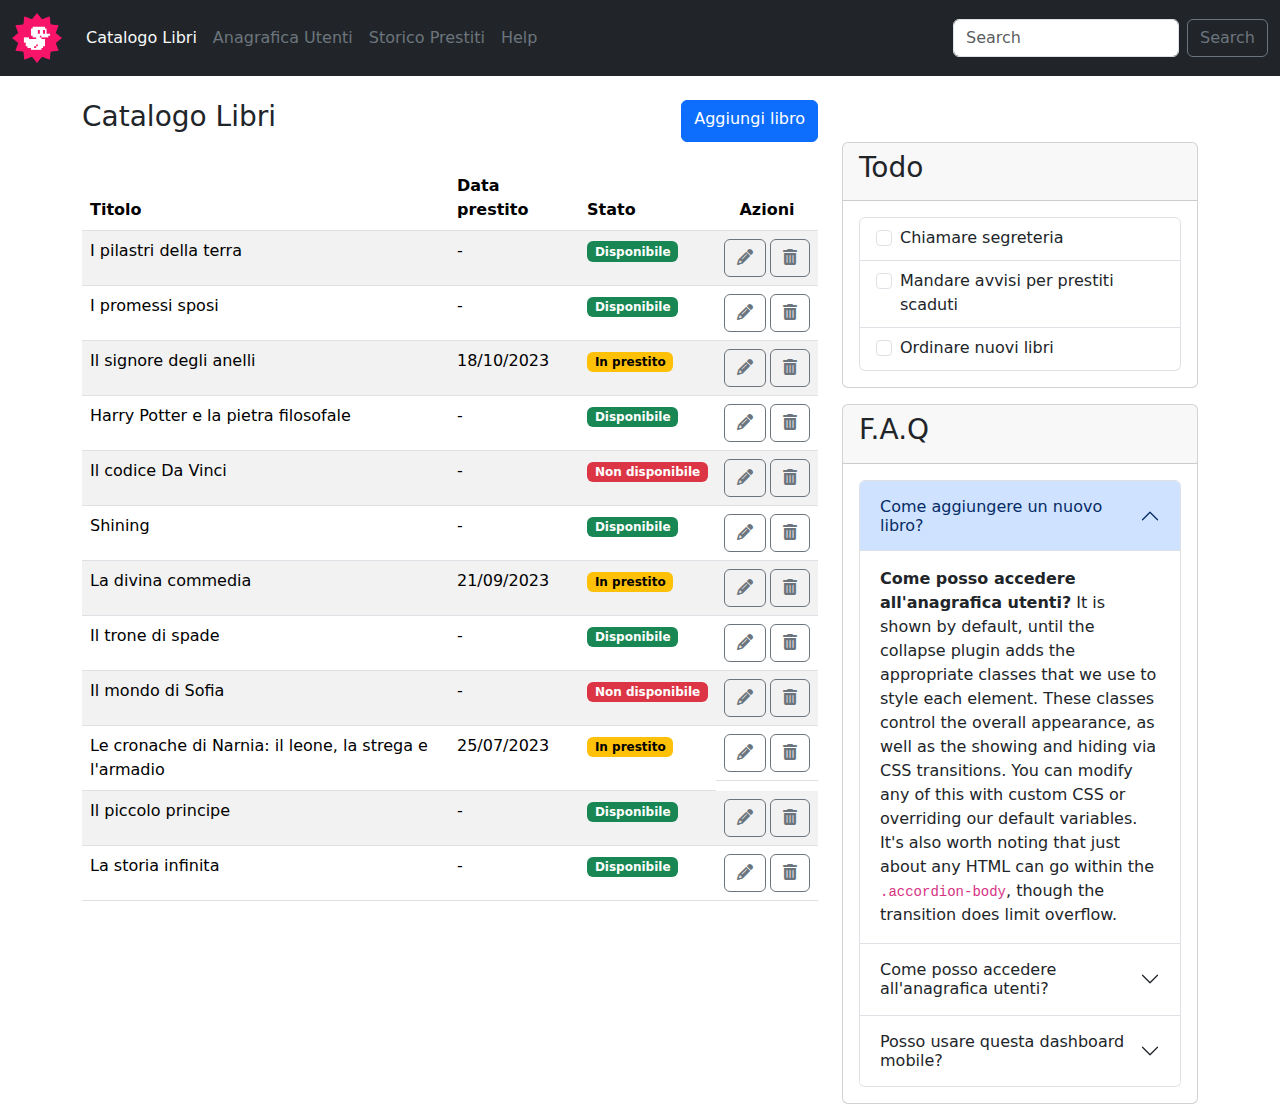
<file: index.html>
<!doctype html>
<html lang="en">
  <head>
    <meta charset="utf-8">
    <meta name="viewport" content="width=device-width, initial-scale=1">
    <title>Dashboard Bootstrap</title>
       <!---Bootstrap-->
    <link href="https://cdn.jsdelivr.net/npm/bootstrap@5.3.3/dist/css/bootstrap.min.css" rel="stylesheet" integrity="sha384-QWTKZyjpPEjISv5WaRU9OFeRpok6YctnYmDr5pNlyT2bRjXh0JMhjY6hW+ALEwIH" crossorigin="anonymous">
       <!---/Bootstrap-->

       <!---Css-->
    <link rel="stylesheet" href="./css/style.css">
       <!---/Css-->

       <!---Font awesome-->
    <link rel="stylesheet" href="https://cdnjs.cloudflare.com/ajax/libs/font-awesome/6.7.1/css/all.min.css">
       <!---/Font awesome-->
 </head>
  <body>
     <header>
          <nav class="navbar navbar-expand-lg bg-dark">
            <div class="container-fluid">
              <a class="navbar-brand" href="#"><img class="ms" src="./img/duck.png" alt="logo"></a>
              <button class="navbar-toggler" type="button" data-bs-toggle="collapse" data-bs-target="#navbarSupportedContent" aria-controls="navbarSupportedContent" aria-expanded="false" aria-label="Toggle navigation">
                <span><i class="fa-solid fa-bars" style="color: #ffffff;"></i></span>
              </button>
              <div class="collapse navbar-collapse" id="navbarSupportedContent">
                <ul class="navbar-nav me-auto mb-2 mb-lg-0">
                  <li class="nav-item">
                    <a class="nav-link activem link-light" aria-current="page" href="#">Catalogo Libri</a>
                  </li>
                  <li class="nav-item ">
                    <a class="nav-link link-secondary" href="#">Anagrafica Utenti</a>
                  </li>
                  <li class="nav-item ">
                    <a class="nav-link link-secondary" href="#">Storico Prestiti</a>
                  </li>
                  <li class="nav-item ">
                    <a class="nav-link link-secondary">Help</a>
                  </li>
                </ul>
                <form class="d-flex" role="search">
                  <input class="form-control me-2" type="search" placeholder="Search" aria-label="Search">
                  <button class="btn btn-outline-secondary" type="submit">Search</button>
                </form>
              </div>
            </div>
          </nav>
     </header>

     <main>

      
        <div class="container ">
          
          <div class="row  d-flex">
            
             <div class=" col-12 col-lg-8 d-flex justify-content-between  mt-4">
               <h3>Catalogo Libri</h3>
               <a href="./newBook.html" class="btn btn-primary" tabindex="-1" role="button">Aggiungi libro</a>
             </div>
            <div class="col-12 col-lg-8 mt-4">
              <table class="table table-striped table-hover">
                <thead>
                   <th>Titolo</th>
                   <th class="d-none d-md-table-cell">Data prestito</th>
                   <th>Stato</th>
                   <th class="text-center">Azioni</th>
                </thead>
                <tbody>
                  <tr>
                    <td>I pilastri della terra</td>
                    <td class="d-none d-md-table-cell">-</td>
                    <td><span class="badge text-bg-success">Disponibile</span></td>
                     <td class="d-flex align-items-center justify-content-center gap-1">
                        <button type="button" class="btn btn-outline-secondary"><i class="fa-solid fa-pencil"></i></button>
                        <button type="button" class="btn btn-outline-secondary"><i class="fa-solid fa-trash-can"></i></button>
                    </td>

                  </tr>
                  <tr>
                    <td>I promessi sposi</td>
                    <td class="d-none d-md-table-cell">-</td>
                    <td><span class="badge text-bg-success">Disponibile</span></td>
                     <td class="d-flex align-items-center justify-content-center gap-1">
                      <button type="button" class="btn btn-outline-secondary"><i class="fa-solid fa-pencil"></i></button>
                      <button type="button" class="btn btn-outline-secondary"><i class="fa-solid fa-trash-can"></i></button>
                    </td>

                  </tr>
                  <tr>
                    <td>Il signore degli anelli</td>
                    <td class="d-none d-md-table-cell">18/10/2023</td>
                    <td><span class="badge text-bg-warning">In prestito</span></td>
                     <td class="d-flex align-items-center justify-content-center gap-1">
                      <button type="button" class="btn btn-outline-secondary"><i class="fa-solid fa-pencil"></i></button>
                      <button type="button" class="btn btn-outline-secondary"><i class="fa-solid fa-trash-can"></i></button>
                    </td>

                  </tr>
                  <tr>
                    <td>Harry Potter e la pietra filosofale</td>
                    <td class="d-none d-md-table-cell">-</td>
                    <td><span class="badge text-bg-success">Disponibile</span></td>
                     <td class="d-flex align-items-center justify-content-center gap-1">
                      <button type="button" class="btn btn-outline-secondary"><i class="fa-solid fa-pencil"></i></button>
                      <button type="button" class="btn btn-outline-secondary"><i class="fa-solid fa-trash-can"></i></button>
                    </td>

                  </tr>
                  <tr>
                    <td>Il codice Da Vinci</td>
                    <td class="d-none d-md-table-cell">-</td>
                    <td><span class="badge text-bg-danger">Non disponibile</span></td>
                     <td class="d-flex align-items-center justify-content-center gap-1">
                      <button type="button" class="btn btn-outline-secondary"><i class="fa-solid fa-pencil"></i></button>
                      <button type="button" class="btn btn-outline-secondary"><i class="fa-solid fa-trash-can"></i></button>
                    </td>

                  </tr>
                  <tr>
                    <td>Shining</td>
                    <td class="d-none d-md-table-cell">-</td>
                    <td><span class="badge text-bg-success">Disponibile</span></td>
                     <td class="d-flex align-items-center justify-content-center gap-1">
                      <button type="button" class="btn btn-outline-secondary"><i class="fa-solid fa-pencil"></i></button>
                      <button type="button" class="btn btn-outline-secondary"><i class="fa-solid fa-trash-can"></i></button>
                    </td>

                  </tr>
                  <tr>
                    <td>La divina commedia</td>
                    <td class="d-none d-md-table-cell">21/09/2023</td>
                    <td><span class="badge text-bg-warning">In prestito</span></td>

                     <td class="d-flex align-items-center justify-content-center gap-1">
                      <button type="button" class="btn btn-outline-secondary"><i class="fa-solid fa-pencil"></i></button>
                      <button type="button" class="btn btn-outline-secondary"><i class="fa-solid fa-trash-can"></i></button>
                    </td>

                  </tr>
                  <tr>
                    <td>Il trone di spade</td>
                    <td class="d-none d-md-table-cell">-</td>
                    <td><span class="badge text-bg-success">Disponibile</span></td>
                     <td class="d-flex align-items-center justify-content-center gap-1">
                      <button type="button" class="btn btn-outline-secondary"><i class="fa-solid fa-pencil"></i></button>
                      <button type="button" class="btn btn-outline-secondary"><i class="fa-solid fa-trash-can"></i></button>
                    </td>

                  </tr>
                  <tr>
                    <td>Il mondo di Sofia</td>
                    <td class="d-none d-md-table-cell">-</td>
                    <td><span class="badge text-bg-danger">Non disponibile</span></td>
                     <td class="d-flex align-items-center justify-content-center gap-1">
                      <button type="button" class="btn btn-outline-secondary"><i class="fa-solid fa-pencil"></i></button>
                      <button type="button" class="btn btn-outline-secondary"><i class="fa-solid fa-trash-can"></i></button>
                    </td>

                  </tr>
                  <tr>
                    <td>Le cronache di Narnia: il leone, la strega e l'armadio</td>
                    <td class="d-none d-md-table-cell">25/07/2023</td>
                    <td><span class="badge text-bg-warning">In prestito</span></td>
                     <td class="d-flex align-items-center justify-content-center gap-1">
                      <button type="button" class="btn btn-outline-secondary"><i class="fa-solid fa-pencil"></i></button>
                      <button type="button" class="btn btn-outline-secondary"><i class="fa-solid fa-trash-can"></i></button>
                    </td>

                  </tr>
                  <tr>
                    <td>Il piccolo principe</td>
                    <td class="d-none d-md-table-cell">-</td>
                    <td><span class="badge text-bg-success">Disponibile</span></td>
                     <td class="d-flex align-items-center justify-content-center gap-1">
                      <button type="button" class="btn btn-outline-secondary"><i class="fa-solid fa-pencil"></i></button>
                      <button type="button" class="btn btn-outline-secondary"><i class="fa-solid fa-trash-can"></i></button>
                    </td>

                  </tr>
                  <tr>
                    <td>La storia infinita</td>
                    <td class="d-none d-md-table-cell">-</td>
                    <td><span class="badge text-bg-success">Disponibile</span></td>
                     <td class="d-flex align-items-center justify-content-center gap-1">
                      <button type="button" class="btn btn-outline-secondary"><i class="fa-solid fa-pencil"></i></button>
                      <button type="button" class="btn btn-outline-secondary"><i class="fa-solid fa-trash-can"></i></button>
                    </td>

                  </tr>
                  
                </tbody>
              </table>
            </div>
            <div class="col-12 col-lg-4 ">
              <div class="card">
                <div class="card-header">
                  <h3>Todo</h3>
                </div>
                <div class="card-body ">
                  <ul class="list-group">
                    <li class="list-group-item">
                      <div class="form-check">
                        <input class="form-check-input" type="checkbox" value="" id="flexCheckDefault">
                        <label class="form-check-label" for="flexCheckDefault">
                          Chiamare segreteria
                        </label>
                    </li>
                    <li class="list-group-item">
                      <div class="form-check">
                        <input class="form-check-input" type="checkbox" value="" id="flexCheckDefault">
                        <label class="form-check-label" for="flexCheckDefault">
                          Mandare avvisi per prestiti scaduti
                        </label>
                    </li>
                    <li class="list-group-item">
                      <div class="form-check">
                        <input class="form-check-input" type="checkbox" value="" id="flexCheckDefault">
                        <label class="form-check-label" for="flexCheckDefault">
                          Ordinare nuovi libri
                        </label>
                    </li>
                  </ul>
                </div>
              </div>
              <div class="card mt-3">
                <div class="card-header">
                  <h3>F.A.Q</h3>
                </div>
                <div class="card-body">
                   <div class="accordion" id="accordionExample">
                  <div class="accordion-item">
                    <h2 class="accordion-header">
                      <button class="accordion-button" type="button" data-bs-toggle="collapse" data-bs-target="#collapseOne" aria-expanded="true" aria-controls="collapseOne">
                        Come aggiungere un nuovo libro?
                      </button>
                    </h2>
                    <div id="collapseOne" class="accordion-collapse collapse show" data-bs-parent="#accordionExample">
                      <div class="accordion-body">
                        <strong>Come posso accedere all'anagrafica utenti?</strong> It is shown by default, until the collapse plugin adds the appropriate classes that we use to style each element. These classes control the overall appearance, as well as the showing and hiding via CSS transitions. You can modify any of this with custom CSS or overriding our default variables. It's also worth noting that just about any HTML can go within the <code>.accordion-body</code>, though the transition does limit overflow.
                      </div>
                    </div>
                  </div>
                  <div class="accordion-item">
                    <h2 class="accordion-header">
                      <button class="accordion-button collapsed" type="button" data-bs-toggle="collapse" data-bs-target="#collapseTwo" aria-expanded="false" aria-controls="collapseTwo">
                        Come posso accedere all'anagrafica utenti?
                      </button>
                    </h2>
                    <div id="collapseTwo" class="accordion-collapse collapse" data-bs-parent="#accordionExample">
                      <div class="accordion-body">
                        <strong>This is the second item's accordion body.</strong> It is hidden by default, until the collapse plugin adds the appropriate classes that we use to style each element. These classes control the overall appearance, as well as the showing and hiding via CSS transitions. You can modify any of this with custom CSS or overriding our default variables. It's also worth noting that just about any HTML can go within the <code>.accordion-body</code>, though the transition does limit overflow.
                      </div>
                    </div>
                  </div>
                  <div class="accordion-item">
                    <h2 class="accordion-header">
                      <button class="accordion-button collapsed" type="button" data-bs-toggle="collapse" data-bs-target="#collapseThree" aria-expanded="false" aria-controls="collapseThree">
                        Posso usare questa dashboard mobile?
                      </button>
                    </h2>
                    <div id="collapseThree" class="accordion-collapse collapse" data-bs-parent="#accordionExample">
                      <div class="accordion-body">
                        <strong>This is the third item's accordion body.</strong> It is hidden by default, until the collapse plugin adds the appropriate classes that we use to style each element. These classes control the overall appearance, as well as the showing and hiding via CSS transitions. You can modify any of this with custom CSS or overriding our default variables. It's also worth noting that just about any HTML can go within the <code>.accordion-body</code>, though the transition does limit overflow.
                      </div>
                    </div>
                  </div>
                </div>
                </div>
              </div>
                </div> 
            
          </div>
        </div>
     </main>
    <script src="https://cdn.jsdelivr.net/npm/bootstrap@5.3.3/dist/js/bootstrap.bundle.min.js" integrity="sha384-YvpcrYf0tY3lHB60NNkmXc5s9fDVZLESaAA55NDzOxhy9GkcIdslK1eN7N6jIeHz" crossorigin="anonymous"></script>
  </body>
</html>
</file>
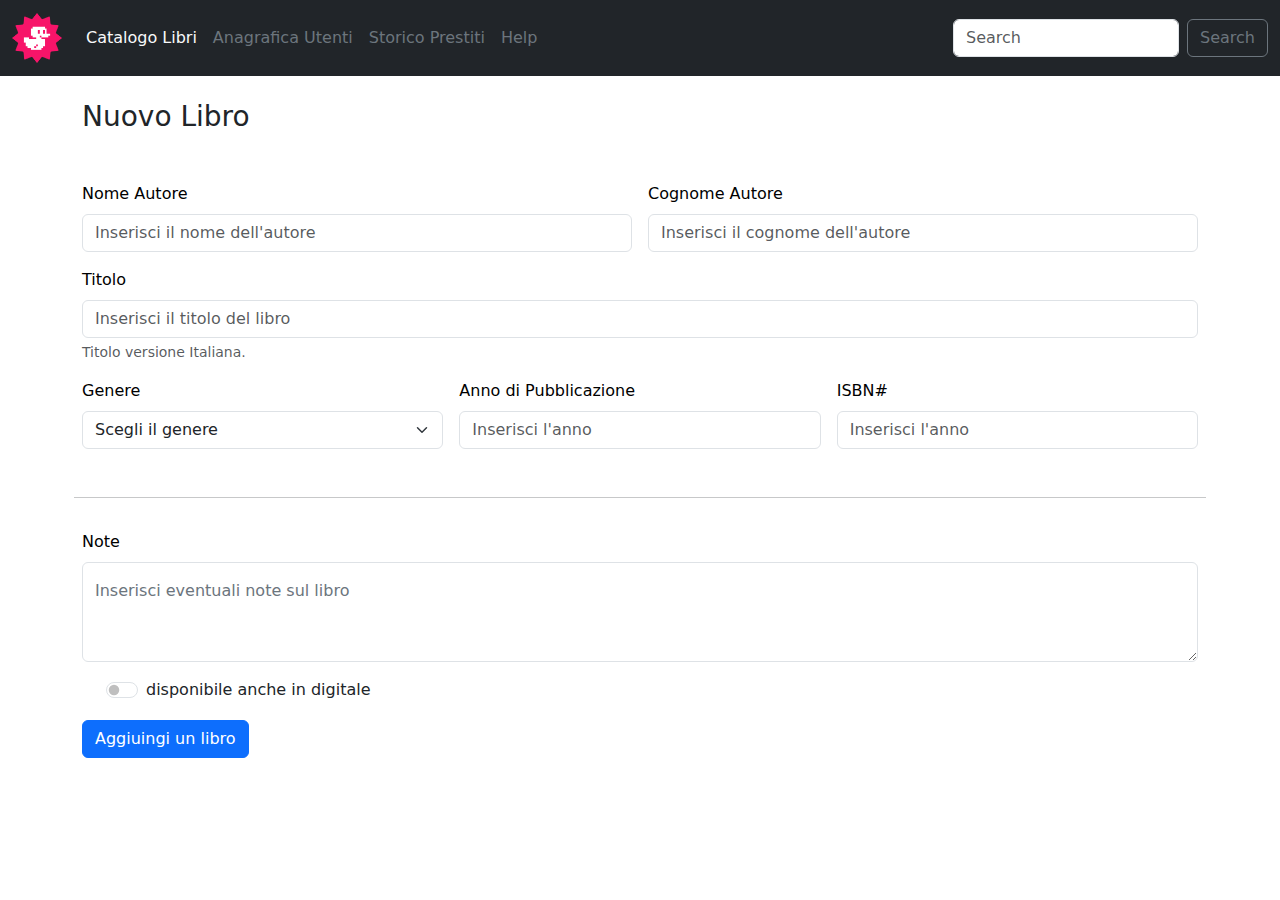
<file: newBook.html>
<!doctype html>
<html lang="en">
  <head>
    <meta charset="utf-8">
    <meta name="viewport" content="width=device-width, initial-scale=1">
    <title>Add new book</title>
       <!---Bootstrap-->
    <link href="https://cdn.jsdelivr.net/npm/bootstrap@5.3.3/dist/css/bootstrap.min.css" rel="stylesheet" integrity="sha384-QWTKZyjpPEjISv5WaRU9OFeRpok6YctnYmDr5pNlyT2bRjXh0JMhjY6hW+ALEwIH" crossorigin="anonymous">
       <!---/Bootstrap-->

       <!---Css-->
    <link rel="stylesheet" href="./css/style.css">
       <!---/Css-->

       <!---Font awesome-->
    <link rel="stylesheet" href="https://cdnjs.cloudflare.com/ajax/libs/font-awesome/6.7.1/css/all.min.css">
       <!---/Font awesome-->
 </head>
  <body>
     <header>
          <nav class="navbar navbar-expand-lg bg-dark">
            <div class="container-fluid">
              <a class="navbar-brand" href="#"><img class="ms" src="./img/duck.png" alt="logo"></a>
              <button class="navbar-toggler" type="button" data-bs-toggle="collapse" data-bs-target="#navbarSupportedContent" aria-controls="navbarSupportedContent" aria-expanded="false" aria-label="Toggle navigation">
                <span><i class="fa-solid fa-bars" style="color: #ffffff;"></i></span>
              </button>
              <div class="collapse navbar-collapse" id="navbarSupportedContent">
                <ul class="navbar-nav me-auto mb-2 mb-lg-0">
                  <li class="nav-item">
                    <a class="nav-link activem link-light" aria-current="page" href="./index.html">Catalogo Libri</a>
                  </li>
                  <li class="nav-item ">
                    <a class="nav-link link-secondary" href="#">Anagrafica Utenti</a>
                  </li>
                  <li class="nav-item ">
                    <a class="nav-link link-secondary" href="#">Storico Prestiti</a>
                  </li>
                  <li class="nav-item ">
                    <a class="nav-link link-secondary">Help</a>
                  </li>
                </ul>
                <form class="d-flex" role="search">
                  <input class="form-control me-2" type="search" placeholder="Search" aria-label="Search">
                  <button class="btn btn-outline-secondary" type="submit">Search</button>
                </form>
              </div>
            </div>
          </nav>
     </header>

     <main>
        <div class="container">
            <div class="d-flex mt-4">
                <h3>Nuovo Libro</h3>
            </div>
            <form class="row g-3 mt-4"> 
                <div class="col-md-6">
                  <label for="inputNomeAutore" class="form-label"><span class="text-body-emphasis">Nome Autore</span></label>
                  <input type="text" class="form-control"  placeholder="Inserisci il nome dell'autore" id="inputNomeAutore">
                </div>
                <div class="col-md-6">
                  <label for="CognomeAutore" class="form-label"><span class="text-body-emphasis">Cognome Autore</span></label>
                  <input type="text" class="form-control"  placeholder="Inserisci il cognome dell'autore" id="inputCognomeAutore">
                </div>
                <div class="col-12">
                  <label for="inputTitolo" class="form-label"><span class="text-body-emphasis">Titolo</span></label>
                  <input type="text" class="form-control" id="inputTitolo" placeholder="Inserisci il titolo del libro">
                  <div class="form-text" id="basic-addon4">Titolo versione Italiana.</div>
                </div>
                <div class="col-md-4">
                  <label for="inputGenere" class="form-label"><span class="text-body-emphasis">Genere</span></label>
                  <select id="inputGenere" class="form-select">
                    <option class="text-body-emphasiss" selected>Scegli il genere</option>
                    <option>...</option>
                  </select>
                </div>
                <div class="col-md-4">
                    <label for="inputAnno" class="form-label"> <span class="text-body-emphasis">Anno di Pubblicazione</span></label>
                    <input type="text" class="form-control" placeholder="Inserisci l'anno" id="inputAnno">
                  </div>
                <div class="col-md-4">
                  <label for="inputISBN#" class="form-label"><span class="text-body-emphasis">ISBN#</span></label>
                  <input type="text" class="form-control" placeholder="Inserisci l'anno" id="inputISBN#">
                </div>
                <hr class="mt-5">
                <div class="col-12">
                  <span class="text-body-emphasis">Note</span>
                    <div class="form-floating mt-2">
                      
                      <textarea class="form-control" placeholder="Leave a comment here" id="floatingTextarea2" style="height: 100px"></textarea>
                      <label for="floatingTextarea2 "> <span class="text-secondary">Inserisci eventuali note sul libro </span></label>
                    </div>
                </div>
                <div class="col-12">
                  <div class="form-check">
                    <div class="form-check form-switch">
                      <input class="form-check-input" type="checkbox" role="switch" id="flexSwitchCheckDefault">
                      <label class="form-check-label" for="flexSwitchCheckDefault">disponibile anche in digitale</label>
                    </div>
                  </div>
                </div>
                <div class="col-12">
                  <button type="submit" class="btn btn-primary">Aggiuingi un libro</button>
                </div>
              </form>
        </div>

     </main>
    <script src="https://cdn.jsdelivr.net/npm/bootstrap@5.3.3/dist/js/bootstrap.bundle.min.js" integrity="sha384-YvpcrYf0tY3lHB60NNkmXc5s9fDVZLESaAA55NDzOxhy9GkcIdslK1eN7N6jIeHz" crossorigin="anonymous"></script>
  </body>
</html>
</file>
<file: css/style.css>
.ms {
  height: 50px;
}
</file>
